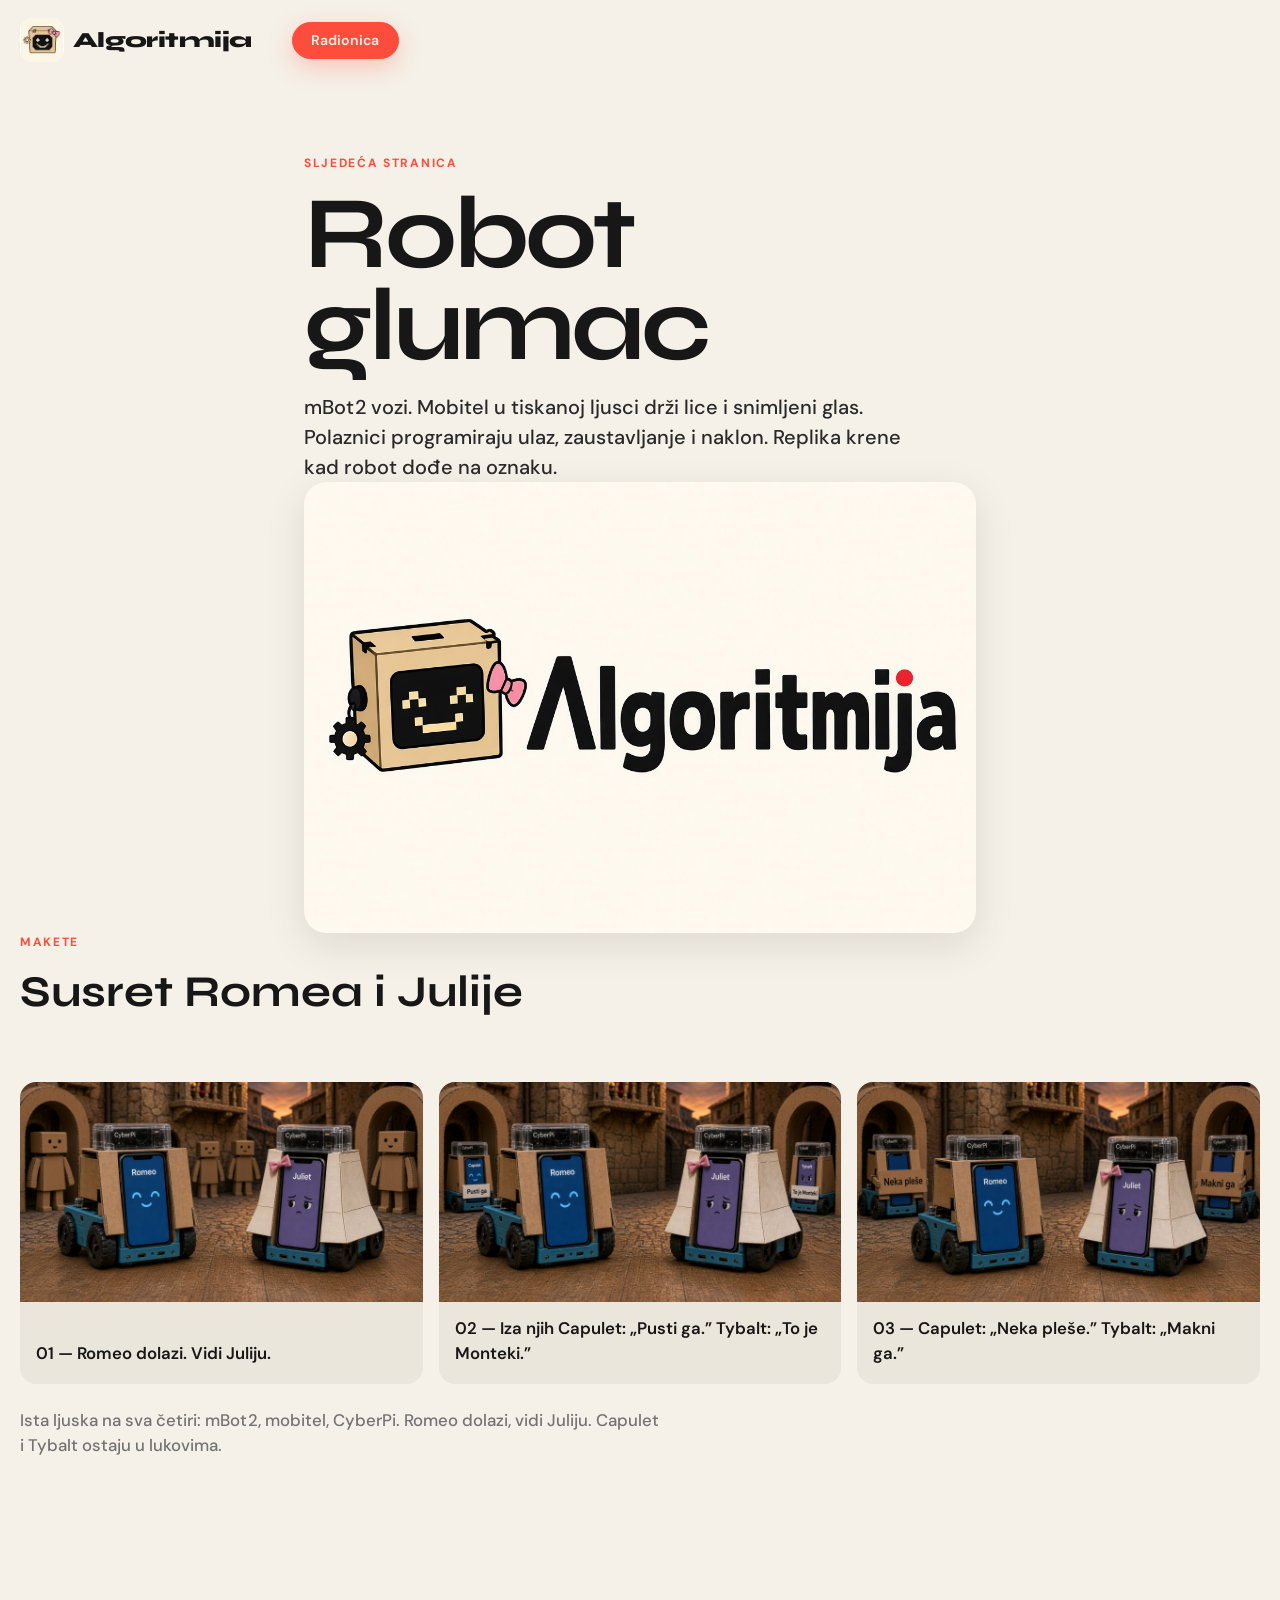
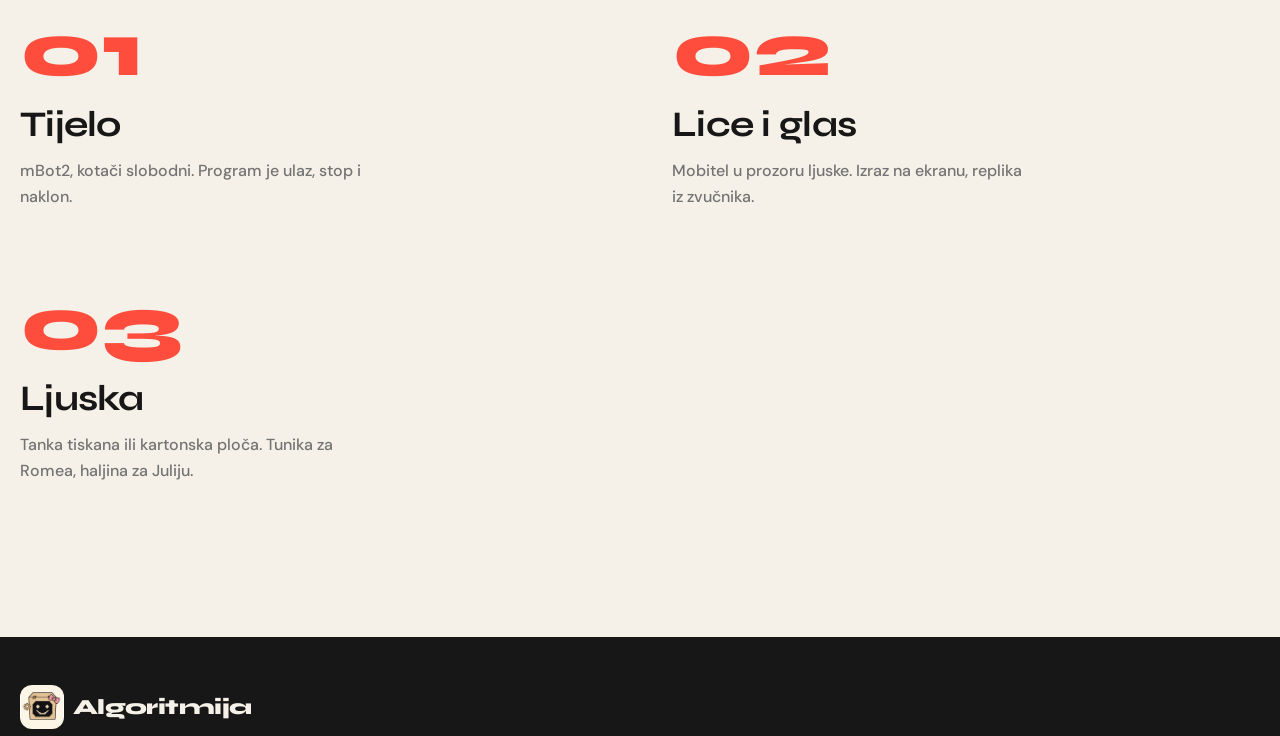
<file: robot-glumac.html>
<!DOCTYPE html>
<html lang="hr">
<head>
  <meta charset="UTF-8">
  <meta name="viewport" content="width=device-width, initial-scale=1.0">
  <meta name="description" content="Robot glumac za radionicu Algoritmija: mBot2 je tijelo, mobitel u tiskanoj ljusci je lice i glas.">
  <title>Robot glumac — Algoritmija</title>
  <link rel="preconnect" href="https://fonts.googleapis.com">
  <link rel="preconnect" href="https://fonts.gstatic.com" crossorigin>
  <link href="https://fonts.googleapis.com/css2?family=DM+Sans:ital,opsz,wght@0,9..40,400;0,9..40,500;0,9..40,600;0,9..40,700;1,9..40,400&family=Syne:wght@600;700;800&display=swap" rel="stylesheet">
  <link rel="icon" href="images/mark.jpg">
  <link rel="stylesheet" href="css/style.css">
  <link rel="stylesheet" href="css/glumac.css">
</head>
<body>
  <header class="site-header" id="top">
    <nav class="nav container">
      <a href="index.html" class="logo logo-lockup"><img src="images/mark.jpg" alt="" width="44" height="44"><span>Algoritmija</span></a>
      <a href="index.html#radionica" class="btn btn-primary btn-sm nav-cta">Radionica</a>
    </nav>
  </header>

  <main>
    <section class="section glumac-hero">
      <div class="container container--narrow">
        <span class="section-kicker">Sljedeća stranica</span>
        <h1 class="glumac-title">Robot glumac</h1>
        <p class="glumac-lead">mBot2 vozi. Mobitel u tiskanoj ljusci drži lice i snimljeni glas. Polaznici programiraju ulaz, zaustavljanje i naklon. Replika krene kad robot dođe na oznaku.</p>
        <img class="logo-hero" src="images/logo.jpg" alt="Logo Algoritmija" width="1176" height="784">
      </div>
    </section>

    <section class="section" id="makete">
      <div class="container">
        <div class="section-header section-header--left">
          <span class="section-kicker">Makete</span>
          <h2>Susret Romea i Julije</h2>
        </div>
        <div class="scene-steps">
          <figure class="mock-card">
            <img src="images/glumac/baza.png" alt="Romeo dolazi i vidi Juliju">
            <figcaption>01 — Romeo dolazi. Vidi Juliju.</figcaption>
          </figure>
          <figure class="mock-card">
            <img src="images/glumac/scena-capulet.jpg" alt="Capulet i Tybalt u lukovima iza Romea i Julije">
            <figcaption>02 — Iza njih Capulet: „Pusti ga.” Tybalt: „To je Monteki.”</figcaption>
          </figure>
          <figure class="mock-card">
            <img src="images/glumac/scena-tybalt.jpg" alt="Capulet kaže neka pleše, Tybalt kaže makni ga">
            <figcaption>03 — Capulet: „Neka pleše.” Tybalt: „Makni ga.”</figcaption>
          </figure>
        </div>
        <p class="mock-note">Ista ljuska na sva četiri: mBot2, mobitel, CyberPi. Romeo dolazi, vidi Juliju. Capulet i Tybalt ostaju u lukovima.</p>
      </div>
    </section>

    <section class="section section-outcomes">
      <div class="container">
        <div class="outcomes-editorial">
          <article class="outcome-block">
            <span class="outcome-index">01</span>
            <h3>Tijelo</h3>
            <p>mBot2, kotači slobodni. Program je ulaz, stop i naklon.</p>
          </article>
          <article class="outcome-block">
            <span class="outcome-index">02</span>
            <h3>Lice i glas</h3>
            <p>Mobitel u prozoru ljuske. Izraz na ekranu, replika iz zvučnika.</p>
          </article>
          <article class="outcome-block">
            <span class="outcome-index">03</span>
            <h3>Ljuska</h3>
            <p>Tanka tiskana ili kartonska ploča. Tunika za Romea, haljina za Juliju.</p>
          </article>
        </div>
      </div>
    </section>
  </main>

  <footer class="site-footer">
    <div class="container">
      <a href="index.html" class="logo logo-lockup logo-light"><img src="images/mark.jpg" alt="" width="44" height="44"><span>Algoritmija</span></a>
    </div>
  </footer>
</body>
</html>
</file>
<file: css/style.css>
/* ── Design system — Ink + Signal Red + Electric Lime ── */
:root {
  --ink: #171717;
  --graphite: #292929;
  --warm-white: #f5f1e8;
  --signal-red: #ff4d3d;
  --signal-red-dark: #e03528;
  --electric-lime: #c8ff3d;
  --grey: #737373;
  --grey-light: #999999;

  /* Semantic aliases */
  --black: var(--ink);
  --white: var(--warm-white);
  --surface: #ebe6dc;
  --ink-muted: var(--graphite);
  --gray: var(--grey);
  --gray-light: var(--grey-light);
  --accent: var(--signal-red);
  --accent-dark: var(--signal-red-dark);
  --tech: var(--electric-lime);

  --font-display: 'Syne', system-ui, sans-serif;
  --font-body: 'DM Sans', system-ui, sans-serif;
  --radius: 1rem;
  --radius-pill: 2rem;
  --shadow: 0 12px 40px rgba(23, 23, 23, 0.1);
  --transition: 0.25s cubic-bezier(0.4, 0, 0.2, 1);
}

*, *::before, *::after { box-sizing: border-box; margin: 0; padding: 0; }
html {
  scroll-behavior: smooth;
  overflow-x: clip;
}
body {
  font-family: var(--font-body);
  font-size: 1.05rem;
  font-weight: 500;
  color: var(--gray);
  background: var(--white);
  line-height: 1.5;
  -webkit-font-smoothing: antialiased;
  overflow-x: clip;
  max-width: 100%;
}
main { overflow-x: clip; }
img { display: block; max-width: 100%; height: auto; }
a { color: inherit; text-decoration: none; }
ul { list-style: none; }

.container {
  width: min(96rem, 100% - 2.5rem);
  margin-inline: auto;
  padding-inline: 0;
}
.container--narrow { width: min(42rem, 100% - 2.5rem); }
.container--wide { width: min(110rem, 100% - 1.25rem); }

.section-kicker {
  display: block;
  font-size: 0.75rem;
  font-weight: 700;
  letter-spacing: 0.14em;
  text-transform: uppercase;
  color: var(--signal-red);
  margin-bottom: 1rem;
}

/* ── Header ── */
.site-header {
  position: sticky;
  top: 0;
  z-index: 100;
  background: rgba(245, 241, 232, 0.94);
  backdrop-filter: blur(10px);
  border-bottom: 1px solid transparent;
  transition: border-color var(--transition), box-shadow var(--transition);
}
.site-header.scrolled {
  border-color: rgba(13, 13, 13, 0.08);
  box-shadow: 0 2px 16px rgba(13, 13, 13, 0.05);
}
.nav {
  display: flex;
  align-items: center;
  gap: 2rem;
  padding: 1rem 0;
}
@media (min-width: 769px) {
  .nav { padding: 1.15rem 0; }
}
.logo {
  font-family: var(--font-display);
  font-size: 1.35rem;
  font-weight: 800;
  color: var(--black);
  letter-spacing: -0.02em;
  flex-shrink: 0;
}
.logo-light { color: var(--white); }
.nav-links {
  display: flex;
  gap: 2rem;
  margin-left: auto;
}
.nav-links a {
  color: var(--gray);
  font-size: 0.92rem;
  font-weight: 600;
  transition: color var(--transition);
}
.nav-links a:hover { color: var(--black); }
.nav-cta { margin-left: 0.5rem; }
.nav-toggle {
  display: none;
  flex-direction: column;
  gap: 5px;
  background: none;
  border: none;
  cursor: pointer;
  padding: 4px;
  margin-left: auto;
  position: relative;
  z-index: 120;
}
.nav-toggle span {
  display: block;
  width: 24px;
  height: 2px;
  background: var(--black);
}

/* ── Buttons ── */
.btn {
  display: inline-flex;
  align-items: center;
  justify-content: center;
  padding: 1rem 1.75rem;
  border-radius: var(--radius-pill);
  font-family: var(--font-body);
  font-size: 0.95rem;
  font-weight: 600;
  line-height: 1;
  transition: all var(--transition);
  cursor: pointer;
  border: 1px solid transparent;
  white-space: nowrap;
}
.btn-sm { padding: 0.65rem 1.15rem; font-size: 0.88rem; }
.btn-lg { padding: 1.15rem 2rem; font-size: 1rem; }
.btn-primary {
  background: var(--signal-red);
  color: var(--warm-white);
  border-color: var(--signal-red);
  box-shadow: 0 8px 24px rgba(255, 77, 61, 0.28);
}
.btn-primary:hover {
  background: var(--signal-red-dark);
  border-color: var(--signal-red-dark);
  transform: translateY(-1px);
}
.btn-ghost {
  background: transparent;
  color: var(--gray);
  border: none;
  padding-inline: 0.5rem;
  font-weight: 600;
}
.btn-ghost:hover { color: var(--signal-red); }

/* ── Hero ── */
.hero-screen {
  padding: 3.5rem 0 5rem;
  overflow: hidden;
  background: var(--white);
}
.hero-meta {
  margin-bottom: 2.75rem;
}
.hero-meta-primary {
  font-size: 0.72rem;
  font-weight: 700;
  letter-spacing: 0.18em;
  text-transform: uppercase;
  color: var(--black);
  margin-bottom: 0.35rem;
}
.hero-meta-secondary {
  font-size: 0.82rem;
  font-weight: 500;
  letter-spacing: 0.04em;
  color: var(--gray);
}
.hero-meta-secondary--mobile { display: none; }
.hero-screen-inner {
  display: grid;
  grid-template-columns: 0.95fr 1.05fr;
  gap: clamp(3rem, 6vw, 5rem);
  align-items: center;
}
.hero-title {
  font-family: var(--font-display);
  font-size: clamp(3.25rem, 7.5vw, 6rem);
  font-weight: 800;
  line-height: 1.02;
  color: var(--black);
  letter-spacing: -0.03em;
  margin-bottom: 0.75rem;
  text-transform: uppercase;
  overflow-wrap: normal;
  word-break: normal;
  hyphens: none;
}
.hero-title-line {
  display: block;
}
.hero-title-accent {
  color: var(--signal-red);
}
.hero-subtitle {
  font-family: var(--font-display);
  font-size: clamp(1.35rem, 2.5vw, 1.85rem);
  font-weight: 600;
  color: var(--graphite);
  line-height: 1.25;
  margin-bottom: 1.5rem;
}
.hero-lead {
  font-size: 1.1rem;
  color: var(--gray);
  max-width: 28rem;
  margin-bottom: 2.5rem;
  line-height: 1.65;
}
.hero-actions {
  display: flex;
  align-items: center;
  gap: 1.5rem;
  flex-wrap: wrap;
}
.hero-visual {
  position: relative;
}
.hero-visual img {
  width: 100%;
  min-height: clamp(320px, 42vw, 520px);
  object-fit: cover;
  border-radius: 1.5rem;
  box-shadow: var(--shadow);
}

/* ── Marquee — identitet ── */
.marquee-band--mobile { display: none; }
.marquee-band--desktop {
  border-block: none;
  padding: 1.75rem 0;
  overflow: hidden;
  max-width: 100%;
  background: var(--ink);
}
.marquee-track {
  display: flex;
  align-items: center;
  gap: 2.5rem;
  width: max-content;
  animation: marquee 65s linear infinite;
  opacity: 1;
}
.marquee-track span {
  font-family: var(--font-display);
  font-size: clamp(0.85rem, 2vw, 1.05rem);
  font-weight: 800;
  letter-spacing: 0.2em;
  text-transform: uppercase;
  color: var(--warm-white);
  white-space: nowrap;
}
.marquee-accent {
  color: var(--electric-lime) !important;
}
.marquee-sep {
  color: rgba(245, 241, 232, 0.35) !important;
  font-weight: 400 !important;
  letter-spacing: 0 !important;
  font-size: 1rem !important;
}
@keyframes marquee {
  0% { transform: translateX(0); }
  100% { transform: translateX(-50%); }
}
@media (prefers-reduced-motion: reduce) {
  .marquee-track { animation: none; }
}

/* ── About — prozračan ── */
.section-about {
  padding: clamp(6rem, 12vw, 10rem) 0;
  background: var(--white);
}
.about-editorial {
  text-align: center;
}
.about-lead {
  font-size: clamp(1.15rem, 2.5vw, 1.35rem);
  color: var(--ink-muted);
  line-height: 1.7;
  margin-bottom: 1.5rem;
}
.about-text {
  font-size: 1rem;
  color: var(--gray);
  line-height: 1.75;
  max-width: 36rem;
  margin-inline: auto;
}

/* ── DISP — grafički ── */
.section-disp {
  padding: clamp(5rem, 10vw, 8rem) 0;
  background: var(--white);
  color: var(--ink);
}
.disp-header {
  max-width: 40rem;
  margin-bottom: clamp(3rem, 6vw, 5rem);
}
.disp-headline {
  font-family: var(--font-display);
  font-size: clamp(2rem, 5vw, 3.5rem);
  font-weight: 700;
  line-height: 1.08;
  letter-spacing: -0.02em;
  color: var(--ink);
  margin-bottom: 1.5rem;
}
.disp-lead {
  font-size: 1.05rem;
  color: var(--gray);
  line-height: 1.7;
}
.disp-lead em {
  font-style: normal;
  color: var(--graphite);
  font-weight: 600;
}
.disp-grid {
  display: grid;
  grid-template-columns: 1fr 1fr 1fr;
  grid-template-rows: auto auto auto;
  gap: clamp(1.5rem, 4vw, 3rem);
  border-top: 1px solid rgba(23, 23, 23, 0.08);
  padding-top: clamp(2rem, 4vw, 3rem);
}
.disp-item {
  display: flex;
  flex-direction: column;
  gap: 0.75rem;
  align-items: center;
  text-align: center;
}
.disp-item--d { grid-column: 2; grid-row: 1; }
.disp-item--i { grid-column: 1; grid-row: 2; align-items: flex-start; text-align: left; }
.disp-item--s { grid-column: 3; grid-row: 2; align-items: flex-end; text-align: right; }
.disp-item--p { grid-column: 2; grid-row: 3; }
.disp-desc {
  display: none;
  font-size: 0.92rem;
  color: var(--gray);
  line-height: 1.55;
  max-width: 22rem;
}
.disp-item--i .disp-desc,
.disp-item--s .disp-desc { max-width: 16rem; }
.disp-dash {
  display: none;
}
.disp-letter {
  font-family: var(--font-display);
  font-size: clamp(4rem, 10vw, 7rem);
  font-weight: 800;
  line-height: 0.9;
  letter-spacing: -0.03em;
}
.disp-item--d .disp-letter,
.disp-item--s .disp-letter { color: var(--signal-red); }
.disp-item--i .disp-letter,
.disp-item--p .disp-letter { color: var(--electric-lime); }
.disp-word {
  font-size: 0.72rem;
  font-weight: 700;
  letter-spacing: 0.16em;
  text-transform: uppercase;
  color: var(--gray);
}

/* ── Predstava ── */
.section-show {
  padding: clamp(5rem, 10vw, 8rem) 0;
  background: var(--surface);
}
.show-editorial {
  max-width: 42rem;
  margin-bottom: 3rem;
}
.show-headline {
  font-family: var(--font-display);
  font-size: clamp(2rem, 4vw, 3rem);
  font-weight: 700;
  color: var(--black);
  line-height: 1.12;
  letter-spacing: -0.02em;
  margin-bottom: 1.25rem;
}
.show-lead {
  font-size: 1.15rem;
  color: var(--ink-muted);
  line-height: 1.65;
}
.show-split {
  display: grid;
  grid-template-columns: 1.15fr 1fr;
  gap: clamp(2rem, 4vw, 3.5rem);
  align-items: start;
  margin-bottom: 3rem;
}
.show-media {
  border-radius: 1.25rem;
  overflow: hidden;
}
.show-media img {
  width: 100%;
  aspect-ratio: 4/3;
  object-fit: cover;
}
.show-body p {
  font-size: 1.02rem;
  color: var(--gray);
  line-height: 1.7;
  margin-bottom: 1.25rem;
}
.show-body p:last-child { margin-bottom: 0; }
.show-body em {
  font-style: normal;
  font-weight: 600;
  color: var(--ink-muted);
}
.show-highlight {
  margin-top: 1.5rem;
  padding-top: 1.5rem;
  border-top: 1px solid rgba(13, 13, 13, 0.08);
}
.show-highlight p {
  margin-bottom: 0;
  font-size: 0.95rem;
  font-style: italic;
  color: var(--gray);
}
.show-credits strong {
  color: var(--ink-muted);
  font-weight: 600;
}
.show-meta {
  max-width: 52rem;
  padding-top: 2rem;
  border-top: 1px solid rgba(13, 13, 13, 0.08);
}
.show-credits,
.show-note {
  font-size: 0.98rem;
  color: var(--gray);
  line-height: 1.65;
  margin-bottom: 1rem;
}
.show-bridge {
  font-family: var(--font-display);
  font-size: clamp(1.25rem, 2.5vw, 1.6rem);
  font-weight: 700;
  color: var(--signal-red);
  line-height: 1.35;
  margin-top: 2rem;
}

/* ── Radionica ── */
.section-workshop {
  padding: clamp(5rem, 10vw, 8rem) 0;
  background: var(--white);
}
.workshop-editorial {
  max-width: 42rem;
  margin-bottom: 3rem;
}
.workshop-headline {
  font-family: var(--font-display);
  font-size: clamp(2rem, 4vw, 3rem);
  font-weight: 700;
  color: var(--black);
  line-height: 1.12;
  letter-spacing: -0.02em;
  margin-bottom: 1.25rem;
}
.workshop-lead {
  font-size: 1.15rem;
  color: var(--ink-muted);
  line-height: 1.65;
}
.workshop-split {
  display: grid;
  grid-template-columns: 1.2fr 0.8fr;
  gap: clamp(2rem, 4vw, 3.5rem);
  align-items: start;
}
.workshop-body p {
  font-size: 1.02rem;
  color: var(--gray);
  line-height: 1.7;
  margin-bottom: 1.25rem;
}
.workshop-list {
  margin-top: 1.5rem;
}
.workshop-list li {
  position: relative;
  padding-left: 1.25rem;
  margin-bottom: 0.65rem;
  font-size: 1rem;
  font-weight: 600;
  color: var(--ink-muted);
}
.workshop-list li::before {
  content: '';
  position: absolute;
  left: 0;
  top: 0.55rem;
  width: 6px;
  height: 6px;
  border-radius: 50%;
  background: var(--signal-red);
}
.workshop-team {
  padding: 1.75rem 0;
  border-top: 1px solid rgba(13, 13, 13, 0.08);
}
.workshop-team h3 {
  display: none;
}
.workshop-team p {
  font-size: 0.92rem;
  color: var(--gray);
  line-height: 1.6;
  margin-bottom: 0.75rem;
}
.workshop-team p:last-child { margin-bottom: 0; }
.workshop-team strong { color: var(--ink-muted); font-weight: 600; }

/* ── Outcomes — editorial ── */
.section-outcomes {
  padding: clamp(6rem, 12vw, 10rem) 0;
  background: var(--white);
}
.section-header--left {
  text-align: left;
  max-width: none;
  margin-bottom: clamp(3rem, 6vw, 4.5rem);
}
.section-header--left h2 {
  font-family: var(--font-display);
  font-size: clamp(2rem, 4vw, 2.75rem);
  font-weight: 700;
  color: var(--black);
}
.outcomes-editorial {
  display: grid;
  grid-template-columns: 1fr 1fr;
  column-gap: clamp(2rem, 5vw, 4rem);
  row-gap: clamp(3rem, 6vw, 5rem);
  align-items: start;
}
.outcome-block {
  position: relative;
  transition: box-shadow var(--transition);
}
.outcome-block:hover {
  box-shadow: inset 4px 0 0 var(--electric-lime);
}
.outcome-block--01 {
  grid-column: 1;
  grid-row: 1;
  padding-right: clamp(1rem, 3vw, 2rem);
}
.outcome-block--02 {
  grid-column: 2;
  grid-row: 1;
  padding-top: clamp(3rem, 8vw, 6rem);
}
.outcome-block--03 {
  grid-column: 1;
  grid-row: 2;
  padding-right: clamp(1rem, 3vw, 2rem);
}
.outcome-block--04 {
  grid-column: 2;
  grid-row: 2;
  padding-top: clamp(1.5rem, 4vw, 3rem);
  padding-left: clamp(1.5rem, 3vw, 2.5rem);
  border-left: 1px solid rgba(13, 13, 13, 0.08);
}
.outcome-index {
  display: block;
  font-family: var(--font-display);
  font-size: clamp(3rem, 6vw, 5rem);
  font-weight: 800;
  color: var(--signal-red);
  line-height: 1;
  margin-bottom: 1rem;
}
.outcome-block h3 {
  font-family: var(--font-display);
  font-size: clamp(1.5rem, 3vw, 2.25rem);
  font-weight: 700;
  color: var(--black);
  line-height: 1.1;
  margin-bottom: 0.85rem;
  letter-spacing: -0.02em;
}
.outcome-block--02 h3 { font-size: clamp(1.75rem, 3.5vw, 2.5rem); }
.outcome-plus {
  display: block;
  font-size: 0.6em;
  color: var(--electric-lime);
  font-weight: 800;
  margin: 0.15em 0;
}
.outcome-block p {
  font-size: 1rem;
  color: var(--gray);
  line-height: 1.6;
  max-width: 32ch;
}
.outcome-block--04 p { max-width: none; }

/* ── Faze — tipografija ── */
.section-journey {
  padding: clamp(6rem, 12vw, 10rem) 0;
  background: var(--surface);
}
.section-header {
  text-align: left;
  max-width: none;
  margin: 0 0 clamp(3rem, 6vw, 4rem);
}
.section-header h2 {
  font-family: var(--font-display);
  font-size: clamp(2rem, 4vw, 2.75rem);
  font-weight: 700;
  color: var(--black);
  line-height: 1.15;
}
.section-desc {
  color: var(--gray);
  font-size: 1.05rem;
}
.phases-simple {
  display: grid;
  grid-template-columns: 1fr auto 1fr auto 1fr;
  gap: clamp(1rem, 3vw, 2rem);
  align-items: start;
  max-width: none;
}
.phase-row {
  display: flex;
  flex-direction: column;
  gap: 0.85rem;
}
.phase-connector {
  align-self: center;
  width: clamp(2rem, 6vw, 4rem);
  height: 1px;
  background: rgba(13, 13, 13, 0.12);
  margin-top: 2.5rem;
}
.phase-num {
  font-family: var(--font-display);
  font-size: clamp(3rem, 5vw, 4.5rem);
  font-weight: 800;
  color: var(--signal-red);
  line-height: 0.85;
  letter-spacing: -0.03em;
}
.phase-content h3 {
  font-family: var(--font-display);
  font-size: clamp(1.25rem, 2.5vw, 1.65rem);
  font-weight: 700;
  color: var(--black);
  margin-bottom: 0.65rem;
  padding-top: 0.35rem;
}
.phase-content p {
  font-size: 1rem;
  color: var(--gray);
  line-height: 1.65;
  max-width: 40ch;
}

/* ── Statement — pause moment ── */
.section-statement {
  padding: clamp(6rem, 16vw, 12rem) clamp(1.25rem, 5vw, 3rem);
  background: var(--ink);
  color: var(--warm-white);
  text-align: center;
  overflow-x: clip;
}
.section-statement .container {
  width: min(52rem, 100%);
  container-type: inline-size;
}
.statement-lockup {
  display: flex;
  flex-direction: column;
  align-items: center;
  justify-content: center;
  gap: clamp(0.25rem, 2vw, 0.75rem);
  margin-bottom: 2rem;
  width: 100%;
  max-width: 100%;
}
.statement-word {
  display: block;
  font-family: var(--font-display);
  font-size: clamp(1.35rem, 5.8cqw, 5rem);
  font-weight: 800;
  letter-spacing: -0.03em;
  line-height: 1;
  text-transform: uppercase;
  text-align: center;
  width: 100%;
  max-width: 100%;
  white-space: nowrap;
}
.statement-word--art { color: var(--warm-white); }
.statement-word--tech { color: var(--electric-lime); }
.statement-x {
  font-family: var(--font-display);
  font-size: clamp(1.25rem, 4vw, 2rem);
  font-weight: 400;
  color: var(--signal-red);
  opacity: 1;
  line-height: 1;
}
.statement-tagline {
  font-size: clamp(1rem, 2vw, 1.2rem);
  color: rgba(245, 241, 232, 0.72);
  max-width: 28rem;
  margin-inline: auto;
  line-height: 1.6;
}

/* ── Gallery ── */
.section-gallery {
  padding: clamp(5rem, 12vw, 9rem) 0;
  background: var(--graphite);
  color: var(--warm-white);
  overflow-x: clip;
}
.section-header--gallery {
  max-width: none;
  margin-bottom: 2.5rem;
  text-align: left;
}
.section-header--gallery .section-kicker { color: var(--electric-lime); }
.section-header--gallery h2 {
  font-family: var(--font-display);
  font-size: clamp(2.5rem, 5vw, 4rem);
  font-weight: 700;
  color: var(--warm-white);
  line-height: 1.1;
  letter-spacing: -0.02em;
}
.gallery-tabs {
  display: flex;
  gap: 2rem;
  margin-bottom: 2rem;
  padding: 0;
  background: none;
  border-bottom: 1px solid rgba(255, 255, 255, 0.15);
  width: 100%;
}
.gallery-tab {
  padding: 0.75rem 0;
  border: none;
  border-radius: 0;
  background: transparent;
  font-family: var(--font-body);
  font-size: 0.88rem;
  font-weight: 700;
  letter-spacing: 0.1em;
  text-transform: uppercase;
  color: rgba(255, 255, 255, 0.4);
  cursor: pointer;
  transition: color var(--transition);
  border-bottom: 2px solid transparent;
  margin-bottom: -1px;
}
.gallery-tab:hover { color: rgba(255, 255, 255, 0.75); }
.gallery-tab.is-active {
  background: transparent;
  color: var(--warm-white);
  border-bottom-color: var(--signal-red);
}
.gallery-bleed {
  width: 100%;
  padding-inline: clamp(0.75rem, 2vw, 1.25rem);
}
.gallery-panel[hidden] { display: none; }
.gallery--editorial {
  display: grid;
  grid-template-columns: repeat(12, 1fr);
  grid-auto-rows: minmax(100px, auto);
  gap: clamp(0.5rem, 1.5vw, 0.85rem);
  max-width: 110rem;
  margin-inline: auto;
}
.gallery-item {
  position: relative;
  overflow: hidden;
  cursor: pointer;
  min-height: 100px;
}
.gallery-item img {
  width: 100%;
  height: 100%;
  object-fit: cover;
  transition: transform 0.6s ease;
}
.gallery-item:hover img { transform: scale(1.04); }
.gallery-item--hero {
  grid-column: span 8;
  grid-row: span 3;
  min-height: clamp(360px, 50vw, 520px);
}
.gallery-item--accent {
  grid-column: span 4;
  grid-row: span 2;
  min-height: 260px;
}
.gallery-item--tall {
  grid-column: span 3;
  grid-row: span 2;
  min-height: 220px;
}
.gallery-item--wide {
  grid-column: span 5;
  grid-row: span 1;
  min-height: 180px;
}
.gallery-item--standard {
  grid-column: span 4;
  grid-row: span 1;
  min-height: 180px;
}
.gallery-item--offset {
  grid-column: span 4;
  grid-row: span 2;
  min-height: 240px;
  margin-top: -2rem;
}
.gallery-item--crop-top img { object-position: center 20%; }
.gallery-item--crop-left img { object-position: 25% center; }
.gallery-item--crop-right img { object-position: 75% center; }
.gallery-item--crop-face img { object-position: center 30%; }

/* ── Lightbox ── */
.lightbox {
  position: fixed;
  inset: 0;
  z-index: 200;
  background: rgba(13, 13, 13, 0.94);
  display: flex;
  align-items: center;
  justify-content: center;
}
.lightbox[hidden] { display: none; }
.lightbox img {
  max-width: 90vw;
  max-height: 85vh;
  border-radius: var(--radius);
  object-fit: contain;
}
.lightbox-close,
.lightbox-prev,
.lightbox-next {
  position: absolute;
  background: none;
  border: none;
  color: var(--white);
  font-size: 2.5rem;
  cursor: pointer;
  opacity: 0.7;
  transition: opacity var(--transition);
  padding: 1rem;
  line-height: 1;
}
.lightbox-close:hover,
.lightbox-prev:hover,
.lightbox-next:hover { opacity: 1; }
.lightbox-close { top: 1rem; right: 1.5rem; }
.lightbox-prev { left: 1rem; }
.lightbox-next { right: 1rem; }

/* ── Organizers ── */
.organizers-section {
  padding: clamp(6rem, 14vw, 10rem) 0 clamp(4rem, 8vw, 6rem);
  background: var(--white);
  border-top: 1px solid rgba(13, 13, 13, 0.06);
}
.organizers-kicker {
  text-align: center;
  font-size: 0.75rem;
  font-weight: 700;
  letter-spacing: 0.14em;
  text-transform: uppercase;
  color: var(--gray-light);
  margin-bottom: 3.5rem;
}
.organizers-grid {
  display: flex;
  justify-content: center;
  align-items: center;
  gap: clamp(3rem, 8vw, 6rem);
  flex-wrap: wrap;
}
.organizer-card {
  display: flex;
  flex-direction: column;
  align-items: center;
  gap: 1.25rem;
  transition: opacity var(--transition);
  padding: 0;
  background: none;
  border: none;
}
.organizer-card:hover { opacity: 0.75; }
.organizer-card img {
  height: clamp(4rem, 8vw, 5.5rem);
  width: auto;
  max-width: 16rem;
  object-fit: contain;
}
.organizer-name {
  font-size: 0.85rem;
  font-weight: 600;
  color: var(--gray);
  letter-spacing: 0.02em;
}
.organizers-contact {
  max-width: 36rem;
  margin: 3.5rem auto 0;
  text-align: center;
}
.organizers-contact h3 {
  font-family: var(--font-display);
  font-size: 0.85rem;
  font-weight: 700;
  letter-spacing: 0.1em;
  text-transform: uppercase;
  color: var(--gray-light);
  margin-bottom: 1.25rem;
}
.organizers-contact li {
  font-size: 0.92rem;
  color: var(--gray);
  margin-bottom: 0.5rem;
  line-height: 1.5;
}
.organizers-contact a {
  color: var(--ink-muted);
  transition: color var(--transition);
}
.organizers-contact a:hover { color: var(--signal-red); }

/* ── Closing CTA ── */
.section-closing-cta {
  padding: clamp(5rem, 12vw, 8rem) 0;
  background: var(--black);
  color: var(--white);
  text-align: center;
}
.closing-cta-headline {
  font-family: var(--font-display);
  font-size: clamp(2.25rem, 6vw, 4rem);
  font-weight: 800;
  line-height: 1.08;
  letter-spacing: -0.02em;
  text-transform: uppercase;
  margin-bottom: 2.5rem;
}
.closing-cta-btn {
  min-width: min(100%, 18rem);
}

/* ── Footer ── */
.site-footer {
  background: var(--black);
  color: rgba(255, 255, 255, 0.7);
  padding: 3rem 0 0;
}
.footer-grid {
  display: grid;
  grid-template-columns: 2fr 1fr 1fr;
  gap: 3rem;
  padding-bottom: 2.5rem;
  border-bottom: 1px solid rgba(255, 255, 255, 0.1);
}
.footer-brand .logo { display: inline-block; margin-bottom: 1rem; }
.footer-brand p {
  font-size: 0.92rem;
  line-height: 1.6;
  max-width: 22rem;
}
.footer-links h3,
.footer-meta h3 {
  font-family: var(--font-display);
  font-size: 0.85rem;
  font-weight: 700;
  text-transform: uppercase;
  letter-spacing: 0.08em;
  color: var(--white);
  margin-bottom: 1rem;
}
.footer-links a,
.footer-meta li {
  font-size: 0.9rem;
  margin-bottom: 0.5rem;
  transition: color var(--transition);
}
.footer-links a:hover { color: var(--signal-red); }
.footer-bottom {
  padding: 1.5rem 0;
  text-align: center;
  font-size: 0.82rem;
  opacity: 0.5;
}

/* ── Mobile sticky CTA ── */
.mobile-cta {
  display: none;
  position: fixed;
  bottom: 0;
  left: 0;
  right: 0;
  z-index: 90;
  background: var(--signal-red);
  color: var(--warm-white);
  text-align: center;
  padding: 1rem;
  font-weight: 700;
  font-size: 0.95rem;
  box-shadow: 0 -4px 20px rgba(13, 13, 13, 0.15);
}

/* ── Reveal ── */
.reveal {
  opacity: 0;
  transform: translateY(20px);
  transition: opacity 0.6s ease, transform 0.6s ease;
}
.reveal.visible {
  opacity: 1;
  transform: translateY(0);
}

/* ── Responsive ── */
@media (min-width: 1200px) {
  .hero-visual { margin-right: -4vw; }
}

@media (max-width: 1024px) {
  .hero-screen-inner { grid-template-columns: 1fr; }
  .hero-visual img { min-height: 280px; }
  .disp-grid {
    grid-template-columns: 1fr 1fr;
    grid-template-rows: auto;
  }
  .disp-item--d { grid-column: 1 / -1; grid-row: auto; align-items: center; text-align: center; }
  .disp-item--i { grid-column: 1; grid-row: auto; align-items: flex-start; text-align: left; }
  .disp-item--s { grid-column: 2; grid-row: auto; align-items: flex-start; text-align: left; }
  .disp-item--p { grid-column: 1 / -1; grid-row: auto; align-items: center; text-align: center; }
  .show-split { grid-template-columns: 1fr; }
  .workshop-split { grid-template-columns: 1fr; }
  .gallery-item--hero { grid-column: span 12; grid-row: span 1; min-height: 320px; }
  .gallery-item--accent { grid-column: span 6; min-height: 200px; }
  .gallery-item--tall,
  .gallery-item--wide,
  .gallery-item--standard,
  .gallery-item--offset { grid-column: span 6; margin-top: 0; }
  .footer-grid { grid-template-columns: 1fr 1fr; }
  .footer-brand { grid-column: span 2; }
}

@media (max-width: 768px) {
  .container {
    width: 100%;
    max-width: 100%;
    padding-inline: 1.25rem;
  }

  /* Nav — minimalan */
  .nav { padding: 0.75rem 0; gap: 1rem; }
  .nav-cta { display: none; }
  .nav-toggle {
    display: flex;
    padding: 10px 6px;
    min-width: 44px;
    min-height: 44px;
    align-items: center;
    justify-content: center;
  }
  .logo { font-size: 1.2rem; }
  .nav-links {
    position: fixed;
    top: 0;
    right: 0;
    width: min(85vw, 320px);
    height: 100dvh;
    background: var(--white);
    flex-direction: column;
    padding: 5rem 2rem 2rem;
    gap: 0;
    margin-left: 0;
    transform: translateX(100%);
    transition: transform var(--transition);
    box-shadow: var(--shadow);
    z-index: 110;
    overflow-y: auto;
  }
  .nav-links.open { transform: translateX(0); }
  .nav-links a {
    display: block;
    padding: 0.95rem 0;
    font-size: 1rem;
    border-bottom: 1px solid rgba(13, 13, 13, 0.08);
  }

  /* Hero — jedan CTA, metadata ispod */
  .hero-screen { padding: 1.5rem 0 2rem; }
  .hero-screen-inner {
    display: flex;
    flex-direction: column;
    gap: 1.75rem;
  }
  .hero-copy {
    order: 1;
    min-width: 0;
    max-width: 100%;
  }
  .hero-visual { order: 3; }
  .hero-meta { margin-bottom: 1rem; }
  .hero-meta-primary { font-size: 0.65rem; letter-spacing: 0.16em; }
  .hero-meta-secondary--desktop { display: none; }
  .hero-meta-secondary--mobile {
    display: block;
    margin-top: 1rem;
    font-size: 0.78rem;
    text-align: center;
    color: var(--gray-light);
  }
  .hero-title {
    font-size: clamp(1.25rem, calc((100vw - 2.5rem) / 9.5), 2.25rem);
    margin-bottom: 0.65rem;
    line-height: 1.1;
    letter-spacing: -0.02em;
  }
  .hero-title-line {
    display: block;
    white-space: nowrap;
  }
  .hero-subtitle {
    font-size: 1rem;
    margin-bottom: 0.85rem;
    color: var(--gray);
    font-weight: 500;
  }
  .hero-lead {
    font-size: 0.92rem;
    max-width: none;
    margin-bottom: 1.25rem;
    line-height: 1.6;
  }
  .hero-actions {
    flex-direction: column;
    align-items: stretch;
    gap: 0;
  }
  .hero-actions .btn-primary { width: 100%; }
  .hero-cta-secondary { display: none; }
  .hero-visual img {
    min-height: 0;
    max-height: 220px;
    aspect-ratio: 16 / 10;
    border-radius: 0.75rem;
  }

  /* Marquee — statičan grid */
  .marquee-band--desktop { display: none; }
  .marquee-band--mobile {
    display: block;
    padding: 1.1rem 0;
    border-block: none;
    background: var(--ink);
  }
  .marquee-static-row {
    display: flex;
    justify-content: center;
    align-items: center;
    gap: 0.5rem;
    margin-bottom: 0.35rem;
    font-family: var(--font-display);
    font-size: 0.68rem;
    font-weight: 800;
    letter-spacing: 0.18em;
    text-transform: uppercase;
    color: var(--warm-white);
  }
  .marquee-static-row:last-child { margin-bottom: 0; }
  .marquee-dot { opacity: 0.35; font-weight: 400; }

  .section-about,
  .section-disp,
  .section-show,
  .section-workshop,
  .section-outcomes,
  .section-journey { padding: 3.25rem 0; }
  .section-gallery { padding: 3.25rem 0 1.5rem; }
  .section-closing-cta { padding: 3.5rem 0; }
  .organizers-section { padding: 3.5rem 0 2.5rem; }

  /* DISP — vertikalni proces */
  .disp-header { margin-bottom: 2rem; }
  .disp-headline { font-size: clamp(1.65rem, 7vw, 2.1rem); }
  .disp-lead { font-size: 0.92rem; margin-bottom: 0; }
  .disp-grid {
    grid-template-columns: 1fr;
    gap: 0;
    padding-top: 2rem;
    border-top: 1px solid rgba(23, 23, 23, 0.08);
  }
  .disp-item,
  .disp-item--d,
  .disp-item--i,
  .disp-item--s,
  .disp-item--p {
    grid-column: 1;
    grid-row: auto;
    flex-direction: column;
    align-items: flex-start;
    text-align: left;
    padding: 1.75rem 0;
    border-bottom: 1px solid rgba(23, 23, 23, 0.08);
    gap: 0.5rem;
  }
  .disp-item:last-child { border-bottom: none; }
  .disp-dash { display: none; }
  .disp-letter {
    display: inline-block;
    font-size: clamp(2.75rem, 13vw, 4rem);
    line-height: 1;
    margin-right: 0.35rem;
    vertical-align: baseline;
  }
  .disp-word {
    display: inline;
    font-size: 0.72rem;
    letter-spacing: 0.14em;
    color: var(--gray);
    vertical-align: super;
  }
  .disp-desc {
    display: block;
    margin-top: 0.65rem;
    font-size: 0.88rem;
    max-width: none;
    padding-left: 0;
  }

  /* Statement — poster */
  .section-statement {
    min-height: 100svh;
    display: flex;
    align-items: center;
    padding: 2.5rem clamp(1rem, 5vw, 2rem);
  }
  .section-statement .container { width: 100%; }
  .statement-word {
    font-size: clamp(1.35rem, 5.8cqw, 3.25rem);
  }
  .statement-x {
    font-size: 1.35rem;
    color: var(--signal-red);
    opacity: 1;
    margin: 0.1rem 0;
  }
  .statement-tagline {
    font-size: 0.95rem;
    padding-inline: 0.25rem;
    line-height: 1.55;
  }

  .show-editorial { margin-bottom: 1.75rem; }
  .workshop-editorial { margin-bottom: 1.75rem; }
  .show-meta { padding-top: 1.25rem; }

  .section-header { margin-bottom: 2rem; }
  .section-header--left { margin-bottom: 1.75rem; }
  .section-header--left h2,
  .section-header h2 { font-size: clamp(1.55rem, 6vw, 1.85rem); }
  .section-header--gallery h2 { font-size: clamp(1.75rem, 7vw, 2.35rem); }

  /* Ishodi — jedan stupac, puno zraka */
  .outcomes-editorial {
    display: flex;
    flex-direction: column;
    gap: 0;
  }
  .outcome-block--01,
  .outcome-block--02,
  .outcome-block--03,
  .outcome-block--04 {
    grid-column: unset;
    grid-row: unset;
    padding: 2.25rem 0;
    padding-left: 0;
    padding-right: 0;
    border: none;
    border-left: none;
    border-bottom: 1px solid rgba(13, 13, 13, 0.06);
  }
  .outcome-block--02,
  .outcome-block--04 {
    padding-top: 2.25rem;
  }
  .outcome-block--04 { border-bottom: none; padding-bottom: 0; }
  .outcome-block--01 { padding-top: 0; }
  .outcome-block--01 .outcome-index { font-size: 3.5rem; }
  .outcome-block--02 .outcome-index { font-size: 3rem; }
  .outcome-block--03 .outcome-index { font-size: 2.5rem; }
  .outcome-block--04 .outcome-index { font-size: 2rem; color: var(--gray-light); }
  .outcome-block h3 { font-size: 1.3rem; margin-bottom: 0.65rem; }
  .outcome-block p { max-width: none; font-size: 0.92rem; line-height: 1.65; }

  /* Faze — vertikalna linija */
  .phases-simple {
    grid-template-columns: 1fr;
    gap: 0;
    position: relative;
    padding-left: 1.25rem;
    max-width: none;
  }
  .phase-connector { display: none; }
  .phases-simple::before {
    content: '';
    position: absolute;
    left: 0;
    top: 1.5rem;
    bottom: 1.5rem;
    width: 1px;
    background: rgba(13, 13, 13, 0.12);
  }
  .phase-row {
    flex-direction: column;
    gap: 0.5rem;
    padding-bottom: 2.75rem;
  }
  .phase-row:last-child { padding-bottom: 0; }
  .phase-num {
    font-size: clamp(3.25rem, 16vw, 4.5rem);
    line-height: 1;
  }
  .phase-content h3 { font-size: 1.15rem; padding-top: 0; }
  .phase-content p { max-width: none; font-size: 0.92rem; }

  /* Galerija — big / half / half / big */
  .gallery-tabs {
    display: grid;
    grid-template-columns: 1fr 1fr;
    gap: 0;
    width: 100%;
    border-bottom: 1px solid rgba(255, 255, 255, 0.15);
  }
  .gallery-tab {
    text-align: center;
    padding: 1rem 0.5rem;
    font-size: 0.72rem;
    letter-spacing: 0.14em;
    min-height: 48px;
  }
  .gallery--editorial {
    grid-template-columns: 1fr 1fr;
    gap: 0.45rem;
  }
  .gallery-item--hero,
  .gallery-item--accent,
  .gallery-item--tall,
  .gallery-item--wide,
  .gallery-item--standard,
  .gallery-item--offset {
    grid-column: span 2;
    min-height: 200px;
    margin-top: 0;
  }
  .gallery-item--mob-hero {
    grid-column: span 2;
    min-height: clamp(240px, 58vw, 340px);
  }
  .gallery-item--mob-half {
    grid-column: span 1;
    min-height: clamp(140px, 36vw, 200px);
  }

  /* Organizatori — vertikalno, čisto */
  .organizers-grid {
    flex-direction: column;
    gap: 0;
    align-items: stretch;
  }
  .organizer-card {
    padding: 2.5rem 0;
    border-bottom: 1px solid rgba(13, 13, 13, 0.08);
  }
  .organizer-card:last-of-type { border-bottom: none; }

  /* Closing CTA */
  .closing-cta-headline {
    font-size: clamp(1.85rem, 9vw, 2.5rem);
    margin-bottom: 2rem;
  }
  .closing-cta-btn { width: 100%; }

  .footer-grid { grid-template-columns: 1fr; gap: 2rem; }
  .footer-brand { grid-column: span 1; }
  .mobile-cta { display: block; }
  body { padding-bottom: 3.5rem; }
}

.nav-backdrop {
  display: none;
  position: fixed;
  inset: 0;
  z-index: 105;
  background: rgba(13, 13, 13, 0.4);
  border: none;
  cursor: pointer;
}
.nav-backdrop.is-visible { display: block; }

/* Robot redesign */
.logo-lockup {
  display: inline-flex;
  align-items: center;
  gap: 0.55rem;
  color: var(--ink);
}
.logo-lockup img {
  width: 44px;
  height: 44px;
  border-radius: 12px;
  object-fit: cover;
  background: #f7f1e6;
}
.logo-light span { color: var(--warm-white); }
.logo-hero {
  border-radius: 1.4rem;
  background: #f7f1e6;
  box-shadow: var(--shadow);
}
.robot-cast {
  padding: 3.5rem 0 1rem;
}
.robot-cast-title {
  font-family: var(--font-display);
  font-size: clamp(2rem, 5vw, 3.4rem);
  color: var(--ink);
  letter-spacing: -0.04em;
  margin-bottom: 1.25rem;
}
.robot-cast-grid {
  display: grid;
  grid-template-columns: 1fr;
  gap: 0.8rem;
  margin-bottom: 1.25rem;
}
@media (min-width: 800px) {
  .robot-cast-grid { grid-template-columns: 1.2fr 1fr 1fr; }
}
.robot-cast-grid img {
  width: 100%;
  height: 240px;
  object-fit: cover;
  border-radius: 1.1rem;
}
.robot-cast .btn { margin-top: 0.4rem; }
</file>
<file: css/glumac.css>
.glumac-hero { padding-top: 4.5rem; }
.glumac-title {
  font-family: var(--font-display);
  font-size: clamp(3rem, 8vw, 6.5rem);
  line-height: 0.9;
  letter-spacing: -0.04em;
  color: var(--ink);
  margin-bottom: 1.25rem;
}
.glumac-lead { font-size: 1.25rem; color: var(--graphite); max-width: 38rem; }
.mock-grid {
  display: grid;
  grid-template-columns: 1fr;
  gap: 1.25rem;
}
@media (min-width: 800px) {
  .mock-grid { grid-template-columns: 1fr 1fr; }
}
.mock-card {
  background: var(--surface);
  border-radius: var(--radius);
  overflow: hidden;
}
.mock-card img { width: 100%; aspect-ratio: 3 / 2; object-fit: cover; }
.mock-card figcaption {
  padding: 0.9rem 1rem 1.1rem;
  color: var(--ink);
  font-weight: 600;
}
.mock-note { margin-top: 1.5rem; max-width: 40rem; }

.cast-four { display: grid; grid-template-columns: 1fr 1fr; gap: 0.8rem; margin: 0 0 1.4rem; }
@media (min-width: 800px) { .cast-four { grid-template-columns: repeat(4, 1fr); } }
.cast-four article { background: var(--surface); border-radius: var(--radius); padding: 1rem; }
.cast-four span { color: var(--signal-red); font-weight: 700; }
.cast-four h3 { color: var(--ink); font-family: var(--font-display); margin: 0.3rem 0; }

.scene-steps { display: grid; gap: 1rem; }
@media (min-width: 900px) { .scene-steps { grid-template-columns: 1.1fr 1fr 1fr; } }
.scene-steps { align-items: stretch; }
@media (min-width: 900px) {
  .scene-steps { grid-template-columns: 1fr 1fr 1fr; }
}
.scene-steps .mock-card {
  display: flex;
  flex-direction: column;
  height: 100%;
}
.scene-steps .mock-card img {
  width: 100%;
  height: 220px;
  aspect-ratio: auto;
  object-fit: cover;
  object-position: center;
}
.scene-steps .mock-card figcaption { margin-top: auto; }
</file>
